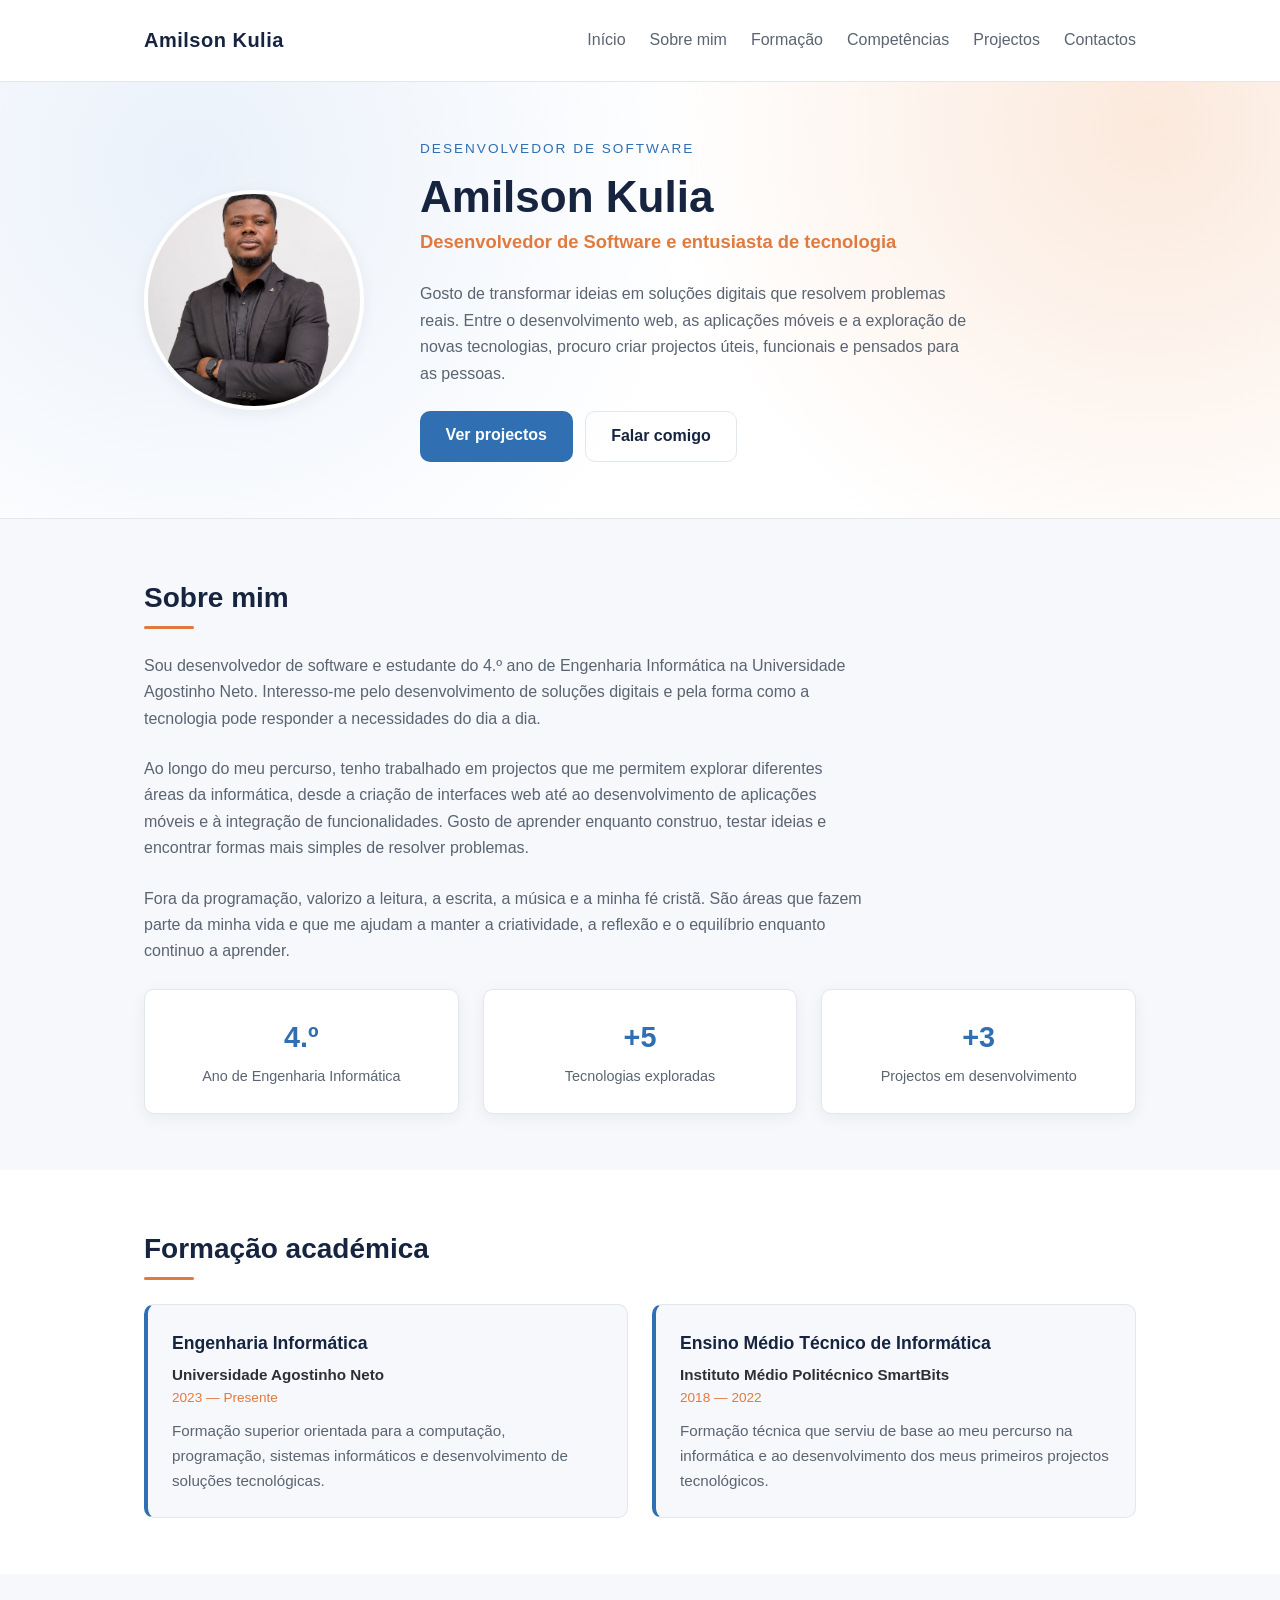
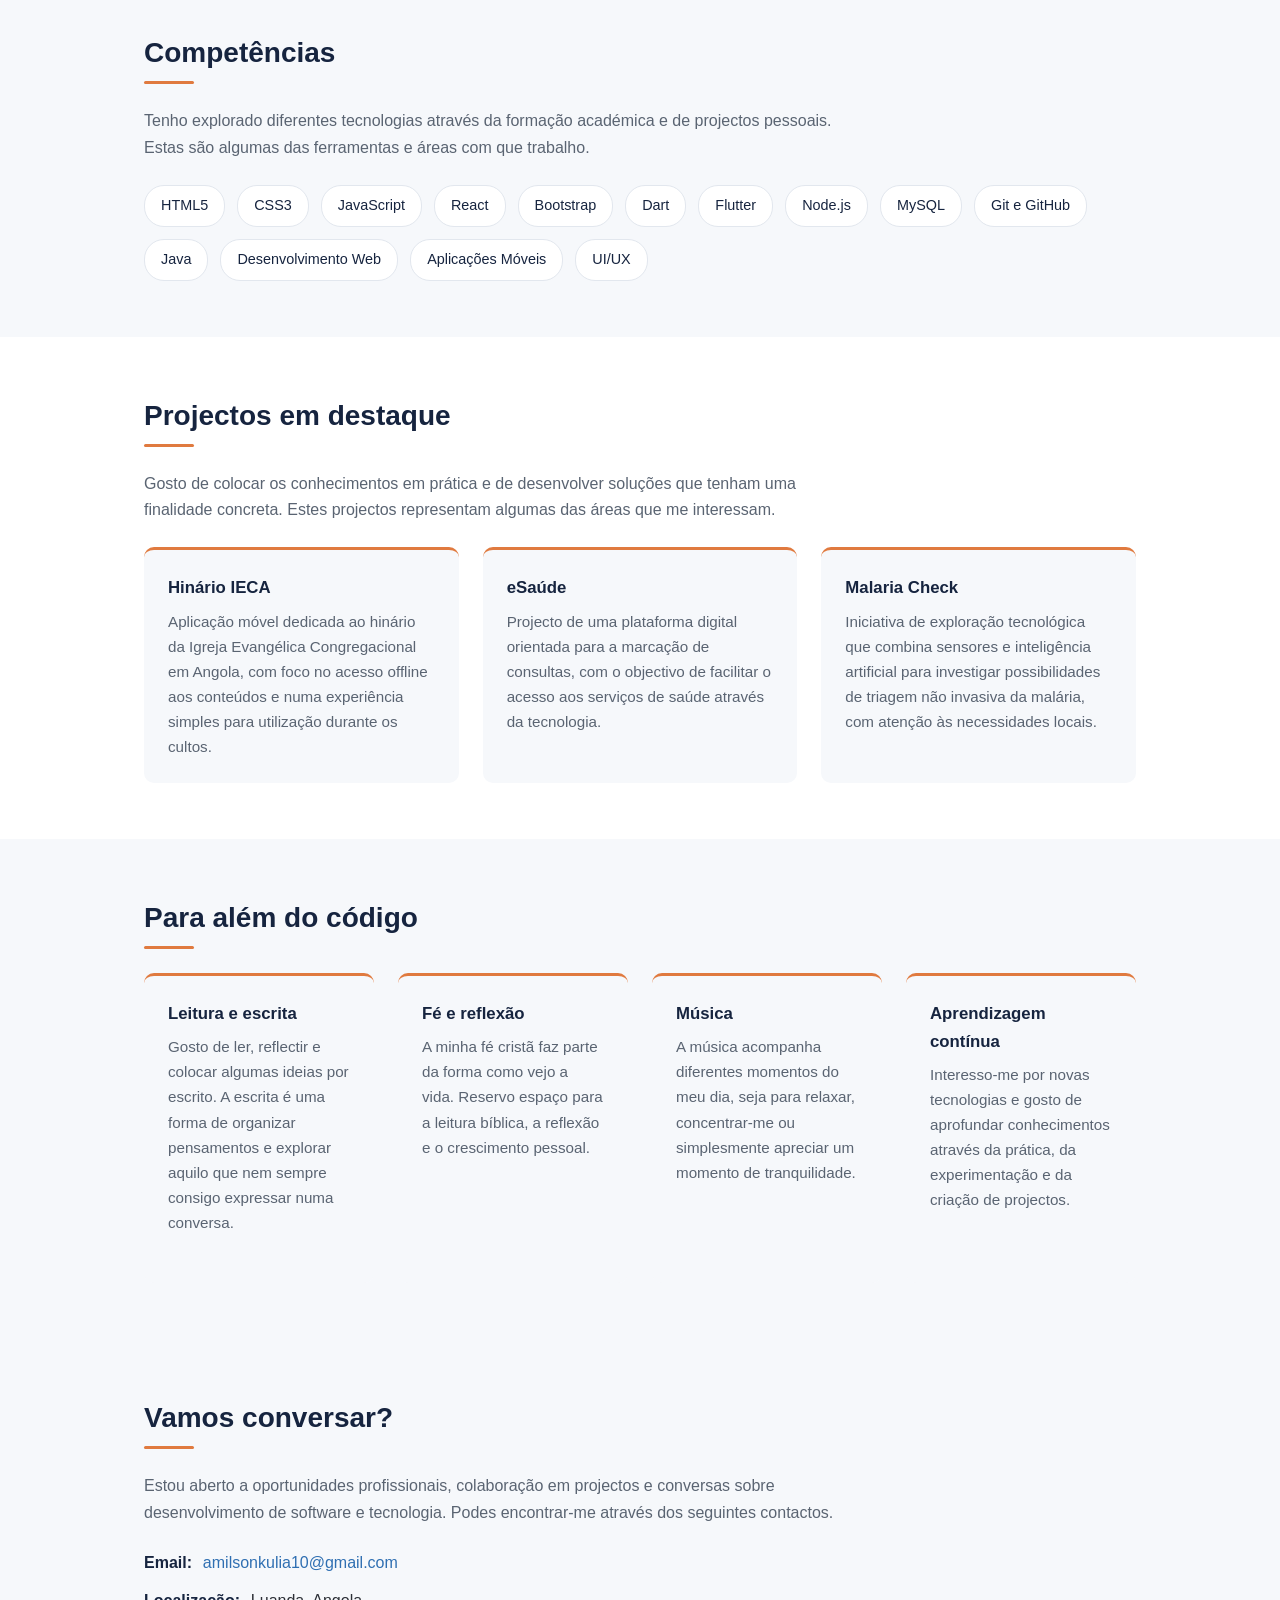
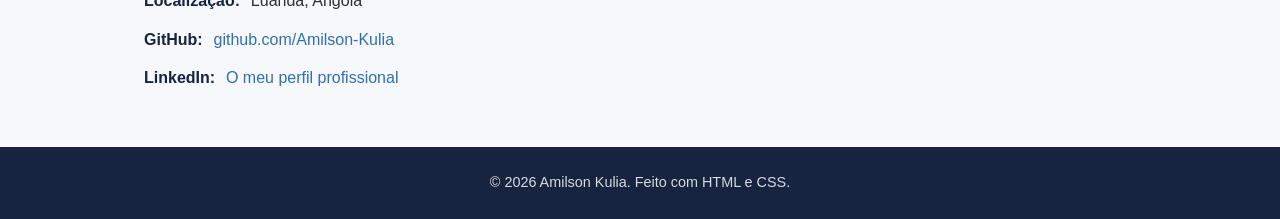
<file: web-uan/index.html>
<!DOCTYPE html>
<html lang="pt">
<head>
    <meta charset="UTF-8">
    <meta name="viewport" content="width=device-width, initial-scale=1.0">

    <title>Amilson Kulia — Desenvolvedor de Software</title>

    <meta name="description" content="Conheça Amilson Kulia, desenvolvedor de software angolano e estudante de Engenharia Informática.">

    <link rel="stylesheet" href="estilos.css">
</head>
<body>

    <!-- Aqui apresento o meu nome e os principais links da página. -->
    <header class="cabecalho-principal">
        <div class="conteudo-cabecalho">
            <a href="#inicio" class="marca-pessoal">Amilson Kulia</a>

            <nav class="menu-navegacao" aria-label="Navegação principal">
                <ul>
                    <li><a href="#inicio">Início</a></li>
                    <li><a href="#sobre-mim">Sobre mim</a></li>
                    <li><a href="#formacao">Formação</a></li>
                    <li><a href="#competencias">Competências</a></li>
                    <li><a href="#projectos">Projectos</a></li>
                    <li><a href="#contactos">Contactos</a></li>
                </ul>
            </nav>
        </div>
    </header>

    <main>

        <!-- Nesta secção apresento-me com a minha fotografia e uma breve introdução. -->
        <section id="inicio" class="secao-inicial">
            <div class="conteudo-secao-inicial">

                <div class="bloco-apresentacao">

                    <figure class="foto-perfil">
                        <!-- Substituí por uma imagem local que coloquei na pasta "imagens". -->
                        <img src="amilson-kulia.jpeg"
                             alt="Fotografia de Amilson Kulia">
                    </figure>

                    <div class="texto-inicial">

                        <p class="etiqueta-apresentacao">
                            Desenvolvedor de Software
                        </p>

                        <h1>Amilson Kulia</h1>

                        <p class="titulo-profissional">
                            Desenvolvedor de Software e entusiasta de tecnologia
                        </p>

                        <p class="texto-apresentacao">
                            Gosto de transformar ideias em soluções digitais que
                            resolvem problemas reais. Entre o desenvolvimento web,
                            as aplicações móveis e a exploração de novas tecnologias,
                            procuro criar projectos úteis, funcionais e pensados
                            para as pessoas.
                        </p>

                        <div class="grupo-botoes">
                            <a href="#projectos" class="botao-principal">
                                Ver projectos
                            </a>
                            <a href="#contactos" class="botao-secundario">
                                Falar comigo
                            </a>
                        </div>

                    </div>
                </div>

            </div>
        </section>

        <!-- Aqui conto um pouco sobre mim, os meus interesses e a minha visão. -->
        <section id="sobre-mim" class="secao-sobre-mim">
            <div class="conteudo-secao">

                <h2>Sobre mim</h2>

                <p>
                    Sou desenvolvedor de software e estudante do
                    4.º ano de Engenharia Informática na Universidade
                    Agostinho Neto. Interesso-me pelo desenvolvimento
                    de soluções digitais e pela forma como a tecnologia
                    pode responder a necessidades do dia a dia.
                </p>

                <p>
                    Ao longo do meu percurso, tenho trabalhado em projectos
                    que me permitem explorar diferentes áreas da informática,
                    desde a criação de interfaces web até ao desenvolvimento
                    de aplicações móveis e à integração de funcionalidades.
                    Gosto de aprender enquanto construo, testar ideias e
                    encontrar formas mais simples de resolver problemas.
                </p>

                <p>
                    Fora da programação, valorizo a leitura, a escrita,
                    a música e a minha fé cristã. São áreas que fazem parte
                    da minha vida e que me ajudam a manter a criatividade,
                    a reflexão e o equilíbrio enquanto continuo a aprender.
                </p>

                <!-- Pequenos números que ajudam a dar uma ideia do meu percurso. -->
                <div class="grelha-numeros">
                    <div class="numero-destaque">
                        <span class="valor-numero">4.º</span>
                        <span class="legenda-numero">Ano de Engenharia Informática</span>
                    </div>
                    <div class="numero-destaque">
                        <span class="valor-numero">+5</span>
                        <span class="legenda-numero">Tecnologias exploradas</span>
                    </div>
                    <div class="numero-destaque">
                        <span class="valor-numero">+3</span>
                        <span class="legenda-numero">Projectos em desenvolvimento</span>
                    </div>
                </div>

            </div>
        </section>

        <!-- Nesta secção apresento a minha formação académica. -->
        <section id="formacao" class="secao-formacao">
            <div class="conteudo-secao">

                <h2>Formação académica</h2>

                <div class="lista-formacao">

                    <article class="cartao-formacao">
                        <h3>Engenharia Informática</h3>

                        <p class="instituicao-formacao">
                            Universidade Agostinho Neto
                        </p>

                        <p class="periodo-formacao">
                            2023 — Presente
                        </p>

                        <p class="descricao-formacao">
                            Formação superior orientada para a computação,
                            programação, sistemas informáticos e
                            desenvolvimento de soluções tecnológicas.
                        </p>
                    </article>

                    <article class="cartao-formacao">
                        <h3>Ensino Médio Técnico de Informática</h3>

                        <p class="instituicao-formacao">
                            Instituto Médio Politécnico SmartBits
                        </p>

                        <p class="periodo-formacao">
                            2018 — 2022
                        </p>

                        <p class="descricao-formacao">
                            Formação técnica que serviu de base ao meu
                            percurso na informática e ao desenvolvimento
                            dos meus primeiros projectos tecnológicos.
                        </p>
                    </article>

                </div>
            </div>
        </section>

        <!-- Reuni aqui as tecnologias e competências que tenho desenvolvido. -->
        <section id="competencias" class="secao-competencias">
            <div class="conteudo-secao">

                <h2>Competências</h2>

                <p class="introducao-competencias">
                    Tenho explorado diferentes tecnologias através da
                    formação académica e de projectos pessoais. Estas são
                    algumas das ferramentas e áreas com que trabalho.
                </p>

                <ul class="lista-competencias">
                    <li>HTML5</li>
                    <li>CSS3</li>
                    <li>JavaScript</li>
                    <li>React</li>
                    <li>Bootstrap</li>
                    <li>Dart</li>
                    <li>Flutter</li>
                    <li>Node.js</li>
                    <li>MySQL</li>
                    <li>Git e GitHub</li>
                    <li>Java</li>
                    <li>Desenvolvimento Web</li>
                    <li>Aplicações Móveis</li>
                    <li>UI/UX</li>
                </ul>

            </div>
        </section>

        <!-- Aqui destaco alguns projectos em que tenho trabalhado. -->
        <section id="projectos" class="secao-interesses">
            <div class="conteudo-secao">

                <h2>Projectos em destaque</h2>

                <p class="introducao-competencias">
                    Gosto de colocar os conhecimentos em prática e de
                    desenvolver soluções que tenham uma finalidade concreta.
                    Estes projectos representam algumas das áreas que me
                    interessam.
                </p>

                <div class="grelha-interesses">

                    <article class="bloco-interesse">
                        <h3>Hinário IECA</h3>

                        <p>
                            Aplicação móvel dedicada ao hinário da Igreja
                            Evangélica Congregacional em Angola, com foco
                            no acesso offline aos conteúdos e numa experiência
                            simples para utilização durante os cultos.
                        </p>
                    </article>

                    <article class="bloco-interesse">
                        <h3>eSaúde</h3>

                        <p>
                            Projecto de uma plataforma digital orientada
                            para a marcação de consultas, com o objectivo
                            de facilitar o acesso aos serviços de saúde
                            através da tecnologia.
                        </p>
                    </article>

                    <article class="bloco-interesse">
                        <h3>Malaria Check</h3>

                        <p>
                            Iniciativa de exploração tecnológica que combina
                            sensores e inteligência artificial para investigar
                            possibilidades de triagem não invasiva da malária,
                            com atenção às necessidades locais.
                        </p>
                    </article>

                </div>
            </div>
        </section>

        <!-- Nesta secção partilho alguns interesses que também fazem parte de mim. -->
        <section id="interesses" class="secao-sobre-mim">
            <div class="conteudo-secao">

                <h2>Para além do código</h2>

                <div class="grelha-interesses">

                    <article class="bloco-interesse">
                        <h3>Leitura e escrita</h3>

                        <p>
                            Gosto de ler, reflectir e colocar algumas ideias
                            por escrito. A escrita é uma forma de organizar
                            pensamentos e explorar aquilo que nem sempre
                            consigo expressar numa conversa.
                        </p>
                    </article>

                    <article class="bloco-interesse">
                        <h3>Fé e reflexão</h3>

                        <p>
                            A minha fé cristã faz parte da forma como vejo
                            a vida. Reservo espaço para a leitura bíblica,
                            a reflexão e o crescimento pessoal.
                        </p>
                    </article>

                    <article class="bloco-interesse">
                        <h3>Música</h3>

                        <p>
                            A música acompanha diferentes momentos do meu
                            dia, seja para relaxar, concentrar-me ou
                            simplesmente apreciar um momento de tranquilidade.
                        </p>
                    </article>

                    <article class="bloco-interesse">
                        <h3>Aprendizagem contínua</h3>

                        <p>
                            Interesso-me por novas tecnologias e gosto
                            de aprofundar conhecimentos através da prática,
                            da experimentação e da criação de projectos.
                        </p>
                    </article>

                </div>
            </div>
        </section>

        <!-- Deixo aqui os contactos e os links para os meus espaços profissionais. -->
        <section id="contactos" class="secao-contactos">
            <div class="conteudo-secao">

                <h2>Vamos conversar?</h2>

                <p class="introducao-contactos">
                    Estou aberto a oportunidades profissionais, colaboração
                    em projectos e conversas sobre desenvolvimento de software
                    e tecnologia. Podes encontrar-me através dos seguintes
                    contactos.
                </p>

                <ul class="lista-contactos">

                    <li>
                        <span class="rotulo-contacto">Email:</span>
                        <a href="mailto:amilsonkulia10@gmail.com">
                            amilsonkulia10@gmail.com
                        </a>
                    </li>

                    <li>
                        <span class="rotulo-contacto">Localização:</span>
                        Luanda, Angola
                    </li>

                    <li>
                        <span class="rotulo-contacto">GitHub:</span>
                        <a href="https://github.com/Amilson-Kulia"
                           target="_blank"
                           rel="noopener noreferrer">
                            github.com/Amilson-Kulia
                        </a>
                    </li>

                    <li>
                        <span class="rotulo-contacto">LinkedIn:</span>
                        <a href="O_TEU_LINKEDIN"
                           target="_blank"
                           rel="noopener noreferrer">
                            O meu perfil profissional
                        </a>
                    </li>

                </ul>
            </div>
        </section>

    </main>

    <!-- Termino a página com uma nota simples de direitos de autor. -->
    <footer class="rodape-principal">
        <p>
            &copy; 2026 Amilson Kulia. Feito com HTML e CSS.
        </p>
    </footer>

</body>
</html>
</file>
<file: web-uan/estilos.css>
/* Defino aqui as cores principais que utilizo na página. */
:root {
    --cor-principal: #16243f;
    --cor-secundaria: #2f6fb2;
    --cor-destaque: #e07a3f;
    --cor-destaque-suave: #f4d3bd;
    --cor-fundo: #f6f8fb;
    --cor-fundo-alternativo: #ffffff;
    --cor-texto: #2c2f36;
    --cor-texto-suave: #5a6472;
    --cor-borda: #e2e7ee;

    /* Espaçamentos que reutilizo para manter a consistência. */
    --espacamento-padrao: 1.5rem;
    --espacamento-grande: 3.5rem;
    --espacamento-pequeno: 0.75rem;

    --largura-conteudo: 1040px;
    --raio-borda: 10px;
    --sombra-suave: 0 4px 16px rgba(22, 36, 63, 0.06);
}

/* Aplico uma base simples e legível a toda a página. */
* {
    box-sizing: border-box;
    margin: 0;
    padding: 0;
}

html {
    scroll-behavior: smooth;
}

body {
    font-family: "Segoe UI", "Helvetica Neue", Arial, sans-serif;
    background-color: var(--cor-fundo);
    color: var(--cor-texto);
    line-height: 1.65;
    font-size: 16px;
}

a {
    color: var(--cor-secundaria);
    text-decoration: none;
}

a:hover,
a:focus {
    text-decoration: underline;
}

/* Destaco a navegação por teclado para melhorar a acessibilidade. */
a:focus-visible,
button:focus-visible {
    outline: 2px solid var(--cor-destaque);
    outline-offset: 3px;
}

/* --------------------------------------------- */
/* Cabeçalho e navegação                          */
/* --------------------------------------------- */

.cabecalho-principal {
    background-color: rgba(255, 255, 255, 0.92);
    backdrop-filter: blur(6px);
    border-bottom: 1px solid var(--cor-borda);
    position: sticky;
    top: 0;
    z-index: 10;
}

.conteudo-cabecalho {
    max-width: var(--largura-conteudo);
    margin: 0 auto;
    padding: var(--espacamento-padrao);
    display: flex;
    flex-wrap: wrap;
    align-items: center;
    justify-content: space-between;
    gap: var(--espacamento-padrao);
}

.marca-pessoal {
    font-size: 1.25rem;
    font-weight: 700;
    color: var(--cor-principal);
    letter-spacing: 0.5px;
}

.marca-pessoal:hover,
.marca-pessoal:focus {
    text-decoration: none;
    color: var(--cor-secundaria);
}

.menu-navegacao ul {
    list-style: none;
    display: flex;
    flex-wrap: wrap;
    gap: var(--espacamento-padrao);
}

.menu-navegacao a {
    color: var(--cor-texto-suave);
    font-weight: 500;
    padding: 0.25rem 0;
    border-bottom: 2px solid transparent;
    transition: color 0.2s ease, border-color 0.2s ease;
}

.menu-navegacao a:hover,
.menu-navegacao a:focus {
    color: var(--cor-principal);
    border-bottom-color: var(--cor-destaque);
    text-decoration: none;
}

/* --------------------------------------------- */
/* Secção inicial                                 */
/* --------------------------------------------- */

.secao-inicial {
    background:
        radial-gradient(circle at 15% 20%, #eaf1fa 0%, transparent 45%),
        radial-gradient(circle at 90% 10%, #fbe9dc 0%, transparent 40%),
        var(--cor-fundo-alternativo);
    border-bottom: 1px solid var(--cor-borda);
}

.conteudo-secao-inicial {
    max-width: var(--largura-conteudo);
    margin: 0 auto;
    padding: var(--espacamento-grande) var(--espacamento-padrao);
}

/* Coloco a foto e o texto lado a lado, adaptando-se a ecrãs pequenos. */
.bloco-apresentacao {
    display: flex;
    align-items: center;
    gap: var(--espacamento-grande);
    flex-wrap: wrap;
}

.foto-perfil {
    flex: 0 0 auto;
    width: 220px;
    height: 220px;
    border-radius: 50%;
    overflow: hidden;
    border: 4px solid var(--cor-fundo-alternativo);
    box-shadow: var(--sombra-suave);
    position: relative;
}

/* Crio um pequeno aro decorativo à volta da foto. */
.foto-perfil::after {
    content: "";
    position: absolute;
    inset: -10px;
    border: 2px dashed var(--cor-destaque-suave);
    border-radius: 50%;
    pointer-events: none;
}

.foto-perfil img {
    width: 100%;
    height: 100%;
    object-fit: cover;
    display: block;
}

.texto-inicial {
    flex: 1 1 320px;
}

.etiqueta-apresentacao {
    color: var(--cor-secundaria);
    font-size: 0.85rem;
    text-transform: uppercase;
    letter-spacing: 2px;
    margin-bottom: var(--espacamento-pequeno);
}

.secao-inicial h1 {
    font-size: 2.75rem;
    color: var(--cor-principal);
    margin-bottom: 0.25rem;
    line-height: 1.15;
}

.titulo-profissional {
    font-size: 1.15rem;
    color: var(--cor-destaque);
    font-weight: 600;
    margin-bottom: var(--espacamento-padrao);
}

.texto-apresentacao {
    max-width: 560px;
    margin-bottom: var(--espacamento-padrao);
    color: var(--cor-texto-suave);
}

/* Aqui junto os dois botões que aparecem na secção inicial. */
.grupo-botoes {
    display: flex;
    flex-wrap: wrap;
    gap: var(--espacamento-pequeno);
}

.botao-principal,
.botao-secundario {
    display: inline-block;
    padding: 0.7rem 1.6rem;
    border-radius: var(--raio-borda);
    font-weight: 600;
    transition: background-color 0.2s ease, color 0.2s ease, transform 0.2s ease;
}

.botao-principal {
    background-color: var(--cor-secundaria);
    color: #ffffff;
}

.botao-principal:hover,
.botao-principal:focus {
    background-color: var(--cor-principal);
    text-decoration: none;
    transform: translateY(-2px);
}

.botao-secundario {
    background-color: transparent;
    color: var(--cor-principal);
    border: 1px solid var(--cor-borda);
}

.botao-secundario:hover,
.botao-secundario:focus {
    background-color: var(--cor-fundo);
    border-color: var(--cor-secundaria);
    text-decoration: none;
    transform: translateY(-2px);
}

/* --------------------------------------------- */
/* Secções genéricas                              */
/* --------------------------------------------- */

.conteudo-secao {
    max-width: var(--largura-conteudo);
    margin: 0 auto;
    padding: var(--espacamento-grande) var(--espacamento-padrao);
}

.conteudo-secao h2 {
    font-size: 1.75rem;
    color: var(--cor-principal);
    margin-bottom: var(--espacamento-padrao);
    position: relative;
    padding-bottom: 0.5rem;
}

/* Crio uma pequena linha decorativa por baixo dos títulos. */
.conteudo-secao h2::after {
    content: "";
    position: absolute;
    left: 0;
    bottom: 0;
    width: 50px;
    height: 3px;
    background-color: var(--cor-destaque);
    border-radius: 2px;
}

.secao-sobre-mim,
.secao-competencias,
.secao-contactos {
    background-color: var(--cor-fundo);
}

.secao-formacao,
.secao-interesses {
    background-color: var(--cor-fundo-alternativo);
}

.secao-sobre-mim p {
    margin-bottom: var(--espacamento-padrao);
    color: var(--cor-texto-suave);
    max-width: 720px;
}

/* --------------------------------------------- */
/* Pequenos números de destaque                   */
/* --------------------------------------------- */

.grelha-numeros {
    display: grid;
    grid-template-columns: repeat(auto-fit, minmax(180px, 1fr));
    gap: var(--espacamento-padrao);
    margin-top: var(--espacamento-padrao);
}

.numero-destaque {
    background-color: var(--cor-fundo-alternativo);
    border: 1px solid var(--cor-borda);
    border-radius: var(--raio-borda);
    padding: var(--espacamento-padrao);
    text-align: center;
    box-shadow: var(--sombra-suave);
}

.valor-numero {
    display: block;
    font-size: 1.8rem;
    font-weight: 700;
    color: var(--cor-secundaria);
}

.legenda-numero {
    display: block;
    font-size: 0.9rem;
    color: var(--cor-texto-suave);
    margin-top: 0.25rem;
}

/* --------------------------------------------- */
/* Formação académica                             */
/* --------------------------------------------- */

.lista-formacao {
    display: grid;
    grid-template-columns: repeat(auto-fit, minmax(280px, 1fr));
    gap: var(--espacamento-padrao);
    margin-top: var(--espacamento-padrao);
}

.cartao-formacao {
    background-color: var(--cor-fundo);
    border: 1px solid var(--cor-borda);
    border-left: 4px solid var(--cor-secundaria);
    border-radius: var(--raio-borda);
    padding: var(--espacamento-padrao);
    transition: transform 0.2s ease, box-shadow 0.2s ease;
}

.cartao-formacao:hover {
    transform: translateY(-3px);
    box-shadow: var(--sombra-suave);
}

.cartao-formacao h3 {
    font-size: 1.1rem;
    color: var(--cor-principal);
    margin-bottom: 0.25rem;
}

.instituicao-formacao {
    font-weight: 600;
    color: var(--cor-texto);
    font-size: 0.95rem;
}

.periodo-formacao {
    font-size: 0.85rem;
    color: var(--cor-destaque);
    margin-bottom: 0.5rem;
}

.descricao-formacao {
    font-size: 0.95rem;
    color: var(--cor-texto-suave);
}

/* --------------------------------------------- */
/* Competências                                   */
/* --------------------------------------------- */

.introducao-competencias,
.introducao-contactos {
    color: var(--cor-texto-suave);
    max-width: 720px;
    margin-bottom: var(--espacamento-padrao);
}

.lista-competencias {
    list-style: none;
    display: flex;
    flex-wrap: wrap;
    gap: var(--espacamento-pequeno);
}

.lista-competencias li {
    background-color: var(--cor-fundo-alternativo);
    border: 1px solid var(--cor-borda);
    color: var(--cor-principal);
    padding: 0.5rem 1rem;
    border-radius: 20px;
    font-size: 0.9rem;
    font-weight: 500;
    transition: background-color 0.2s ease, color 0.2s ease, transform 0.2s ease;
}

.lista-competencias li:hover {
    background-color: var(--cor-secundaria);
    color: #ffffff;
    transform: translateY(-2px);
}

/* --------------------------------------------- */
/* Projectos e interesses                         */
/* --------------------------------------------- */

.grelha-interesses {
    display: grid;
    grid-template-columns: repeat(auto-fit, minmax(220px, 1fr));
    gap: var(--espacamento-padrao);
    margin-top: var(--espacamento-padrao);
}

.bloco-interesse {
    background-color: var(--cor-fundo);
    border-radius: var(--raio-borda);
    padding: var(--espacamento-padrao);
    border-top: 3px solid var(--cor-destaque);
    transition: transform 0.2s ease, box-shadow 0.2s ease;
}

.bloco-interesse:hover {
    transform: translateY(-3px);
    box-shadow: var(--sombra-suave);
}

.bloco-interesse h3 {
    font-size: 1.05rem;
    color: var(--cor-principal);
    margin-bottom: 0.4rem;
}

.bloco-interesse p {
    font-size: 0.95rem;
    color: var(--cor-texto-suave);
}

/* --------------------------------------------- */
/* Contactos                                      */
/* --------------------------------------------- */

.lista-contactos {
    list-style: none;
    display: grid;
    gap: var(--espacamento-pequeno);
}

.lista-contactos li {
    color: var(--cor-texto);
}

.rotulo-contacto {
    font-weight: 600;
    color: var(--cor-principal);
    margin-right: 0.4rem;
}

/* --------------------------------------------- */
/* Rodapé                                         */
/* --------------------------------------------- */

.rodape-principal {
    background-color: var(--cor-principal);
    color: #d6dbe4;
    text-align: center;
    padding: var(--espacamento-padrao);
    font-size: 0.9rem;
}

/* --------------------------------------------- */
/* Ajustes para ecrãs pequenos                    */
/* --------------------------------------------- */

@media (max-width: 700px) {

    .conteudo-cabecalho {
        flex-direction: column;
        align-items: flex-start;
    }

    .menu-navegacao ul {
        gap: var(--espacamento-pequeno);
    }

    .bloco-apresentacao {
        flex-direction: column;
        text-align: center;
        gap: var(--espacamento-padrao);
    }

    .texto-apresentacao {
        margin-left: auto;
        margin-right: auto;
    }

    .grupo-botoes {
        justify-content: center;
    }

    .secao-inicial h1 {
        font-size: 2rem;
    }

    .titulo-profissional {
        font-size: 1rem;
    }

    .conteudo-secao,
    .conteudo-secao-inicial {
        padding: var(--espacamento-padrao) var(--espacamento-pequeno);
    }
}
</file>
